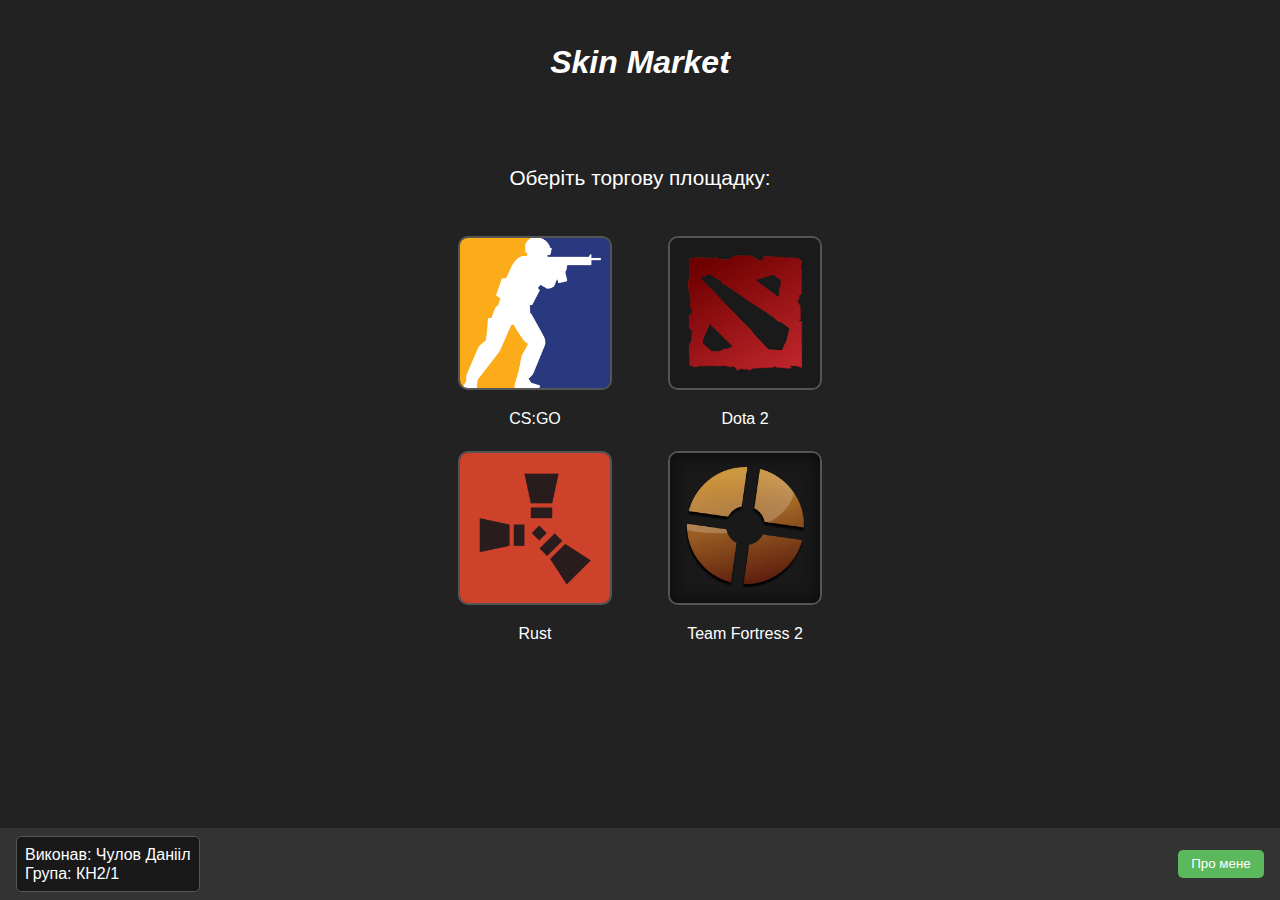
<file: index.html>
<!DOCTYPE html>
<html lang="uk">
<head>
    <meta charset="UTF-8">
    <meta name="viewport" content="width=device-width, initial-scale=1.0">
    <title>Ігрова Торгова Площадка</title>
    <link rel="stylesheet" href="style.css">
    <!-- Подключение Font Awesome (для иконок в модальном окне) -->
    <link rel="stylesheet" href="https://cdnjs.cloudflare.com/ajax/libs/font-awesome/6.0.0/css/all.min.css" integrity="sha512-9usAa10IRO0HhonpyAIVpjrylPvoDwiPUiKdWk5t3PyolY1cOd4DSE0Ga+ri4AuTroPR5aQvXU9xC6qOPnzFeg==" crossorigin="anonymous" referrerpolicy="no-referrer" />
</head>
<body>

    <header>
        <h1><i>Skin Market</i></h1>
    </header>

    <main>
        <p class="choose-platform">Оберіть торгову площадку:</p>
        <div class="game-grid">
            <!-- Карточки игр -->
            <!-- data-href - относительный путь к папке с игрой (csgo/, dota2/ и т.д.) -->
            <div class="game-item" data-href="csgo/">
                <div class="game-item-inner">
                    <!-- data-src - путь к основному изображению, src - путь к placeholder -->
                    <img data-src="assets/images/csgo.jpg" alt="CS:GO" src="assets/images/placeholder.gif">
                    <span>CS:GO</span>
                </div>
            </div>
            <div class="game-item" data-href="dota2/">
                <div class="game-item-inner">
                    <img data-src="assets/images/dota2.jpg" alt="Dota 2" src="assets/images/placeholder.gif">
                    <span>Dota 2</span>
                </div>
            </div>
            <div class="game-item" data-href="rust/">
                <div class="game-item-inner">
                    <img data-src="assets/images/rust.jpg" alt="Rust" src="assets/images/placeholder.gif">
                    <span>Rust</span>
                </div>
            </div>
            <div class="game-item" data-href="tf2/">
                <div class="game-item-inner">
                    <img data-src="assets/images/tf2.jpg" alt="Team Fortress 2" src="assets/images/placeholder.gif">
                    <span>Team Fortress 2</span>
                </div>
            </div>
        </div>
    </main>

    <footer>
        <!-- Кнопка "Виконав" (ссылка) -->
        <a href="https://example.com" target="_blank" class="footer-button">
            Виконав: Чулов Данііл<br>Група: КН2/1
        </a>
        <!-- Кнопка "Про мене" -->
        <button id="about-me-button">Про мене</button>
    </footer>

    <!-- Модальное окно (изначально скрыто) -->
    <div id="social-links-modal" class="modal">
        <div class="modal-content">
            <span class="close">×</span>
            <h2>Про мене</h2>
            <ul class="social-icons">
                <!--  реальные URL твоих соцсетей -->
                <li><a href="https://telegram.org/" target="_blank"><i class="fab fa-telegram"></i><span>Telegram</span></a></li>
                <li><a href="https://store.steampowered.com/" target="_blank"><i class="fab fa-steam"></i><span>Steam</span></a></li>
                <li><a href="https://discord.com/" target="_blank"><i class="fab fa-discord"></i><span>Discord</span></a></li>
                <li><a href="https://www.youtube.com/" target="_blank"><i class="fab fa-youtube"></i><span>YouTube</span></a></li>
            </ul>
        </div>
    </div>

    <script src="script.js"></script>
</body>
</html>
</file>
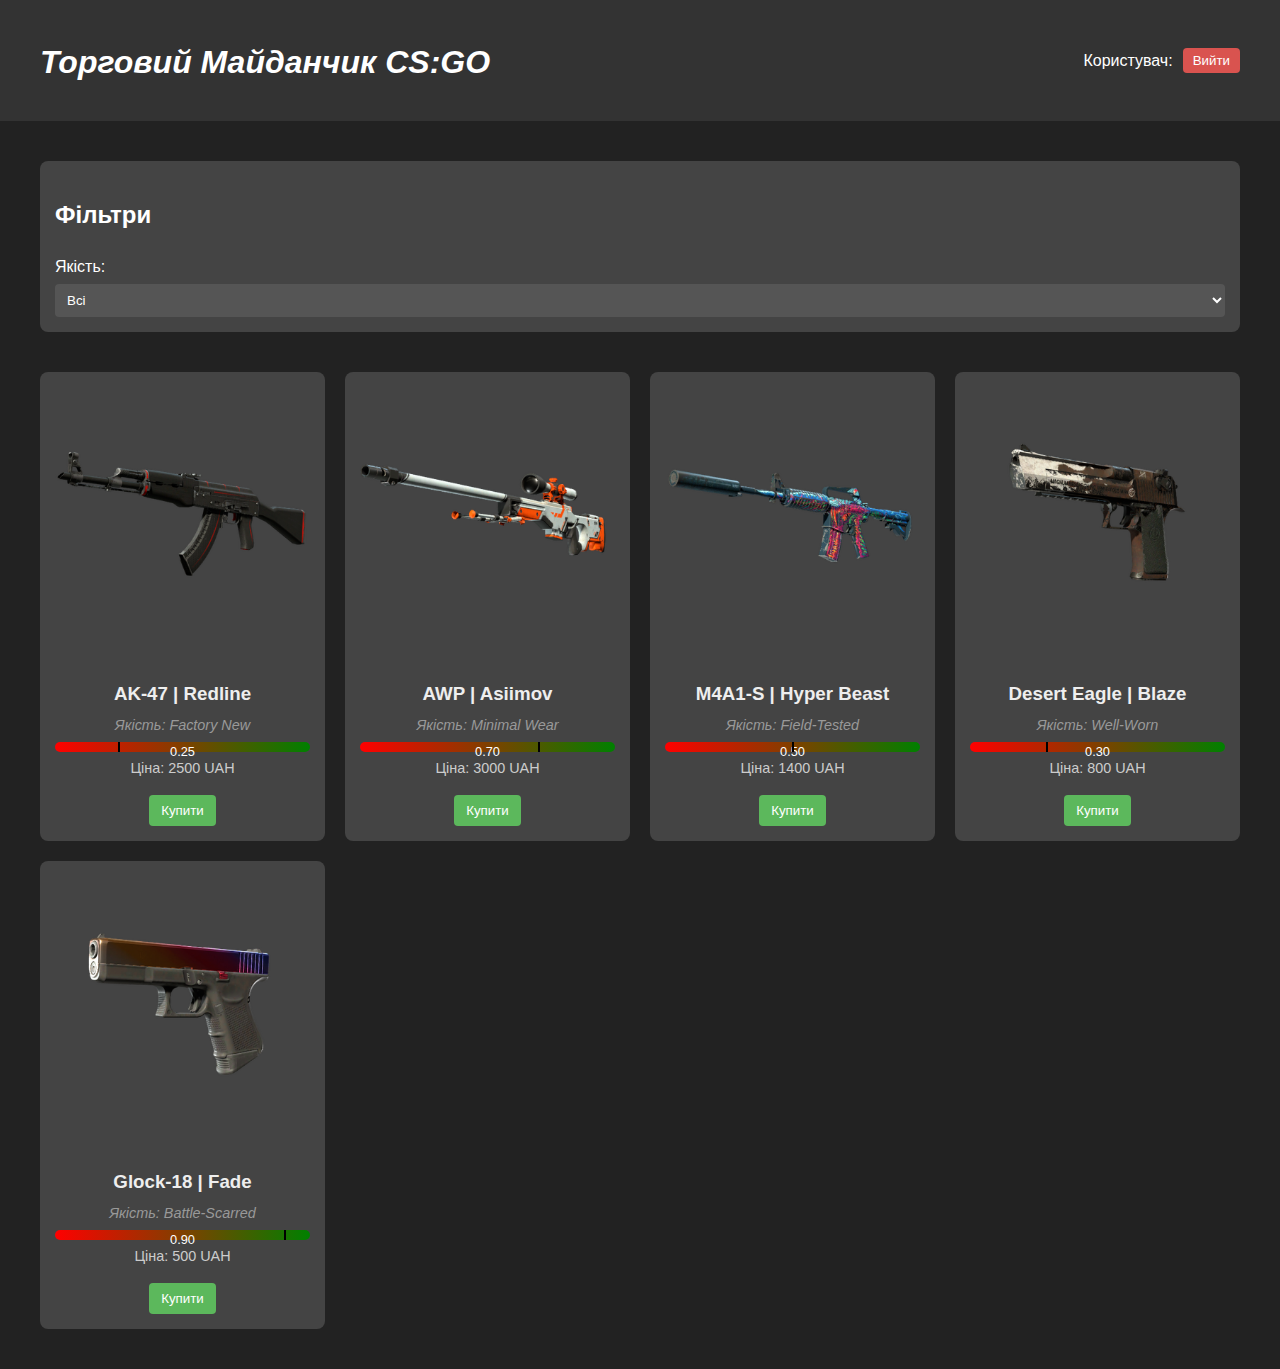
<file: csgo/index.html>
<!DOCTYPE html>
<html lang="uk">
<head>
    <meta charset="UTF-8">
    <meta name="viewport" content="width=device-width, initial-scale=1.0">
    <title>Торговий Майданчик CS:GO</title>
    <link rel="stylesheet" href="style.css">
    <link rel="stylesheet" href="../style.css">  <!-- Подключение общих стилей -->
    <!-- <link rel="stylesheet" href="https://cdnjs.cloudflare.com/ajax/libs/font-awesome/6.0.0/css/all.min.css" integrity="sha512-9usAa10IRO0HhonpyAIVpjrylPvoDwiPUiKdWk5t3PyolY1cOd4DSE0Ga+ri4AuTroPR5aQvXU9xC6qOPnzFeg==" crossorigin="anonymous" referrerpolicy="no-referrer" /> -->
</head>
<body>
    <header>
      <div class="header-content">
        <h1>Торговий Майданчик CS:GO</h1>
        <div id="user-info">
            <!-- <i class="fas fa-user"></i>  Убираем иконку -->
            <span id="username-display">Користувач: </span>
            <button id="logout-button">Вийти</button>
        </div>
      </div>
    </header>

    <main>
        <section id="filters">
            <h2>Фільтри</h2>
            <label for="quality-filter">Якість:</label>
            <select id="quality-filter">
                <option value="">Всі</option>
                <option value="Factory New">Factory New</option>
                <option value="Minimal Wear">Minimal Wear</option>
                <option value="Field-Tested">Field-Tested</option>
                <option value="Well-Worn">Well-Worn</option>
                <option value="Battle-Scarred">Battle-Scarred</option>
            </select>
            <!-- Другие фильтры (цена, редкость и т.д.) -->
        </section>

        <section id="skin-list">
            <div class="skin-grid">
                <!-- Здесь будут карточки скинов (динамически через JS) -->
            </div>
        </section>
    </main>
    <script src="script.js"></script>
</body>
</html>
</file>
<file: style.css>
/* Общие стили */
body {
    font-family: 'Arial', sans-serif;
    margin: 0;
    padding: 0;
    background-color: #222;
    color: #fff;
    line-height: 1.6;
}

header {
    text-align: center;
    padding: 1em 0;
}

header h1 {
    font-style: italic;
    margin-bottom: 0.5em;
}

.choose-platform {
    text-align: center;
    margin-bottom: 2em;
    font-size: 1.3em;
}

main {
    padding: 20px;
}

/* Стили для сетки игр */
.game-grid {
    display: grid;
    grid-template-columns: repeat(2, 1fr);
    gap: 20px;
    justify-items: center;
    width: 400px;
    margin: 0 auto;
}

.game-item {
    text-align: center;
    cursor: pointer; /*  курсор-указатель при наведении */
}

/* Внутренний контейнер (для эффекта приближения) */
.game-item-inner {
    transition: transform 0.3s ease; /* Плавный переход */
}

/* Эффект приближения при наведении на .game-item */
.game-item:hover .game-item-inner {
    transform: scale(1.1); /* Увеличиваем весь .game-item-inner */
}

.game-item img {
    width: 150px;
    height: 150px;
    border-radius: 10px;
    margin-bottom: 0.5em;
    border: 2px solid #555;
}

/* Стили для подвала */
footer {
    position: fixed;
    bottom: 0;
    left: 0;
    width: calc(100% - 2em); /* Отступ справа, чтобы не вылезать за край */
    background-color: #333;
    padding: 0.5em 1em;
    display: flex;
    justify-content: space-between; /* Кнопки по краям */
    align-items: center;
}

/* Кнопка "Виконав" */
.footer-button {
    background-color: rgba(0, 0, 0, 0.5);
    padding: 0.5em;
    border-radius: 5px;
    border: 1px solid #555;
    color: #fff;
    text-decoration: none;  /* Убираем подчеркивание у ссылки */
    line-height: 1.2;       /* Уменьшаем межстрочный интервал */
    display: inline-block; /* Чтобы кнопка не растягивалась на всю ширину */
    text-align: left;      /* Выравнивание текста по левому краю */
}

/* Кнопка "Про мене" */
#about-me-button {
    background-color: #5cb85c; /* Зеленый цвет */
    padding: 0.5em 1em;
    border-radius: 5px;
    border: none;        /* Убираем границу */
    color: #fff;
    cursor: pointer;
}

/* Стили для модального окна */
.modal {
    display: none; /*  скрыто по умолчанию */
    position: fixed;
    z-index: 1;
    left: 0;
    top: 0;
    width: 100%;
    height: 100%;
    overflow: auto;
    background-color: rgba(0, 0, 0, 0.4);
}

.modal-content {
    background-color: #333;
    padding: 20px;
    border: 1px solid #888;
    width: 80%;        /*  ширина */
    max-width: 400px;   /*  максимальная ширина */
    color: #fff;
    position: relative;
    box-shadow: 0 4px 8px rgba(0, 0, 0, 0.2);
    border-radius: 8px;
    margin: 0 auto;       /* Центрирование по горизонтали */
    top: 50%;             /* Центрирование по вертикали */
    transform: translateY(-50%); /*  корректировка */
}

.close {
    position: absolute;
    top: 5px;
    right: 10px;
    color: #aaa;
    font-size: 28px;
    font-weight: bold;
    cursor: pointer;
}

.close:hover,
.close:focus {
    color: white;
    cursor: pointer;
}

/* Стили для иконок соцсетей */
.fab {
    margin-right: 5px;
    font-size: 1.5em;
}

.social-icons {
    list-style: none;
    padding: 0;
    margin: 0;
}

.social-icons li {
    margin-bottom: 0.5em;
}

.social-icons a {
    display: flex;
    align-items: center;
    color: #fff;
    text-decoration: none;
}

.social-icons span {
    margin-left: 5px;
    font-size: 1.1em;
}
</file>
<file: csgo/style.css>
/* Специфичные стили для CS:GO */
body {
    background-color: #202020; /* Темно-серый фон */
    color: #fff;
    font-family: Arial, sans-serif;
    margin: 0;
    padding: 0;
}

header {
    background-color: #333;
    color: #fff;
    padding: 10px 0;
    text-align: center;
     position: sticky; /* Фиксированный хедер */
    top: 0; /* Прилипает к верху */
    z-index: 100; /* Поверх всего контента */
}
.header-content {
    display: flex;
    justify-content: space-between;
    align-items: center;
    max-width: 1200px; /*  ширина контента */
    margin: 0 auto; /* Центрирование */
    padding: 0 20px; /* Отступы по краям */
}

#user-info {
    display: flex;
    align-items: center;
}

#logout-button {
    background-color: #d9534f;
    color: white;
    padding: 5px 10px;
    border: none;
    border-radius: 4px;
    cursor: pointer;
    margin-left: 10px;
}
#filters {
    margin: 20px;
    padding: 15px;
    background-color: #444;
    border-radius: 8px;
}

#filters label {
    display: block;
    margin-bottom: 5px;
}

#filters select {
    width: 100%;
    padding: 8px;
    border-radius: 4px;
    background-color: #555;
    color: #fff;
    border: none;
}

.skin-grid {
    display: grid;
    grid-template-columns: repeat(auto-fit, minmax(250px, 1fr));
    gap: 20px;
    padding: 20px;
}

.skin-card {
    background-color: #444;
    border-radius: 8px;
    padding: 15px;
    text-align: center;
     transition: transform 0.3s ease; /* Плавное увеличение */
}
.skin-card:hover {
    transform: scale(1.05); /* Небольшое увеличение при наведении */
}

.skin-card img {
    width: 100%;
    height: auto;
    border-radius: 5px;
    margin-bottom: 10px;
}

.skin-card h3 {
    margin-bottom: 5px;
    color: #eee;
}

.skin-card p {
    margin: 5px 0;
    font-size: 0.9em;
    color: #ccc;
}

.skin-card .quality {
    font-style: italic;
    color: #999;
}

.pattern-bar-container {
    width: 100%;
    height: 10px;
    background: linear-gradient(to right, red, green);
    border-radius: 5px;
    position: relative;
    margin-bottom: 5px;
}

.pattern-bar-pointer {
    position: absolute;
    top: 0;
    width: 2px;
    height: 100%;
    background-color: #000;
    left: 50%; /*  динамически через JS */
    transform: translateX(-1px);
}
.pattern-value {
     text-align: center;
    font-size: 0.8em;
    color: #fff;
}

.skin-card .buy-button {
    background-color: #5cb85c;
    color: white;
    padding: 8px 12px;
    border: none;
    border-radius: 4px;
    cursor: pointer;
    margin-top: 10px;
}
/* main{

} */
</file>
